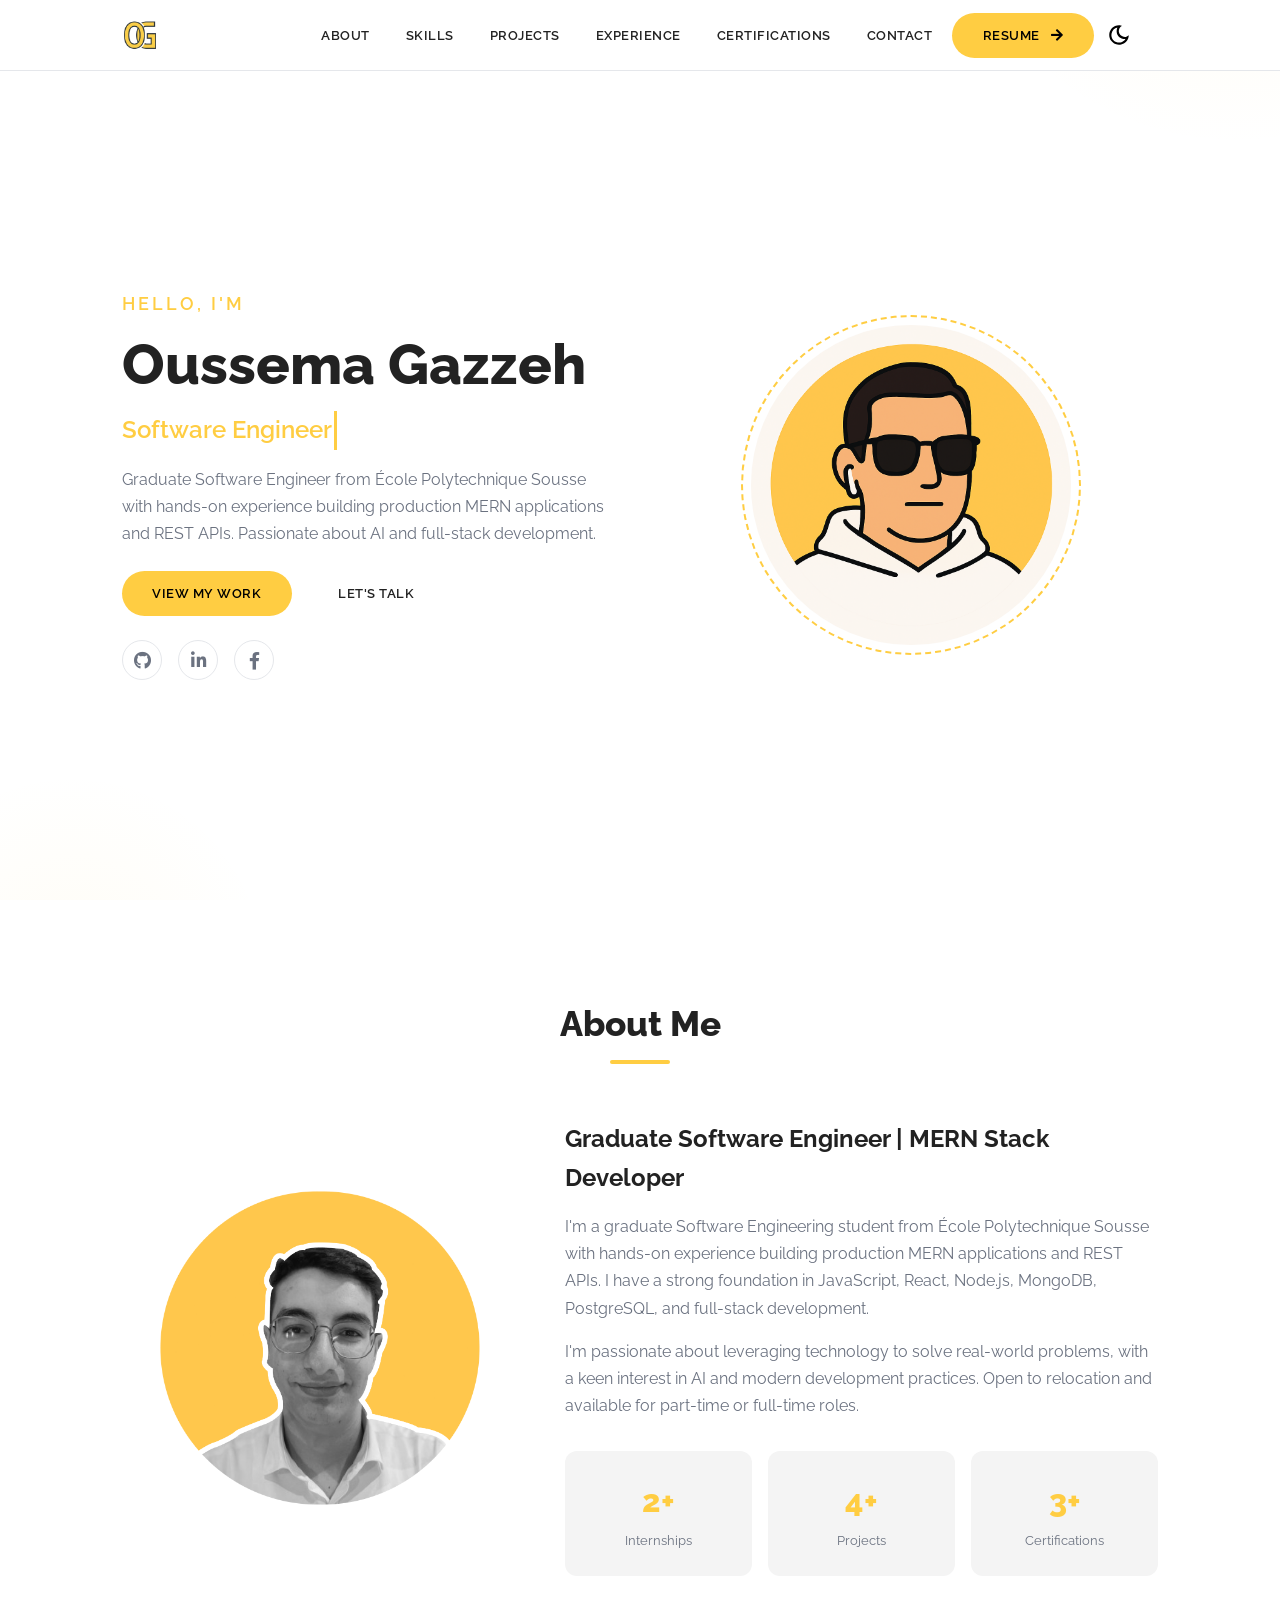
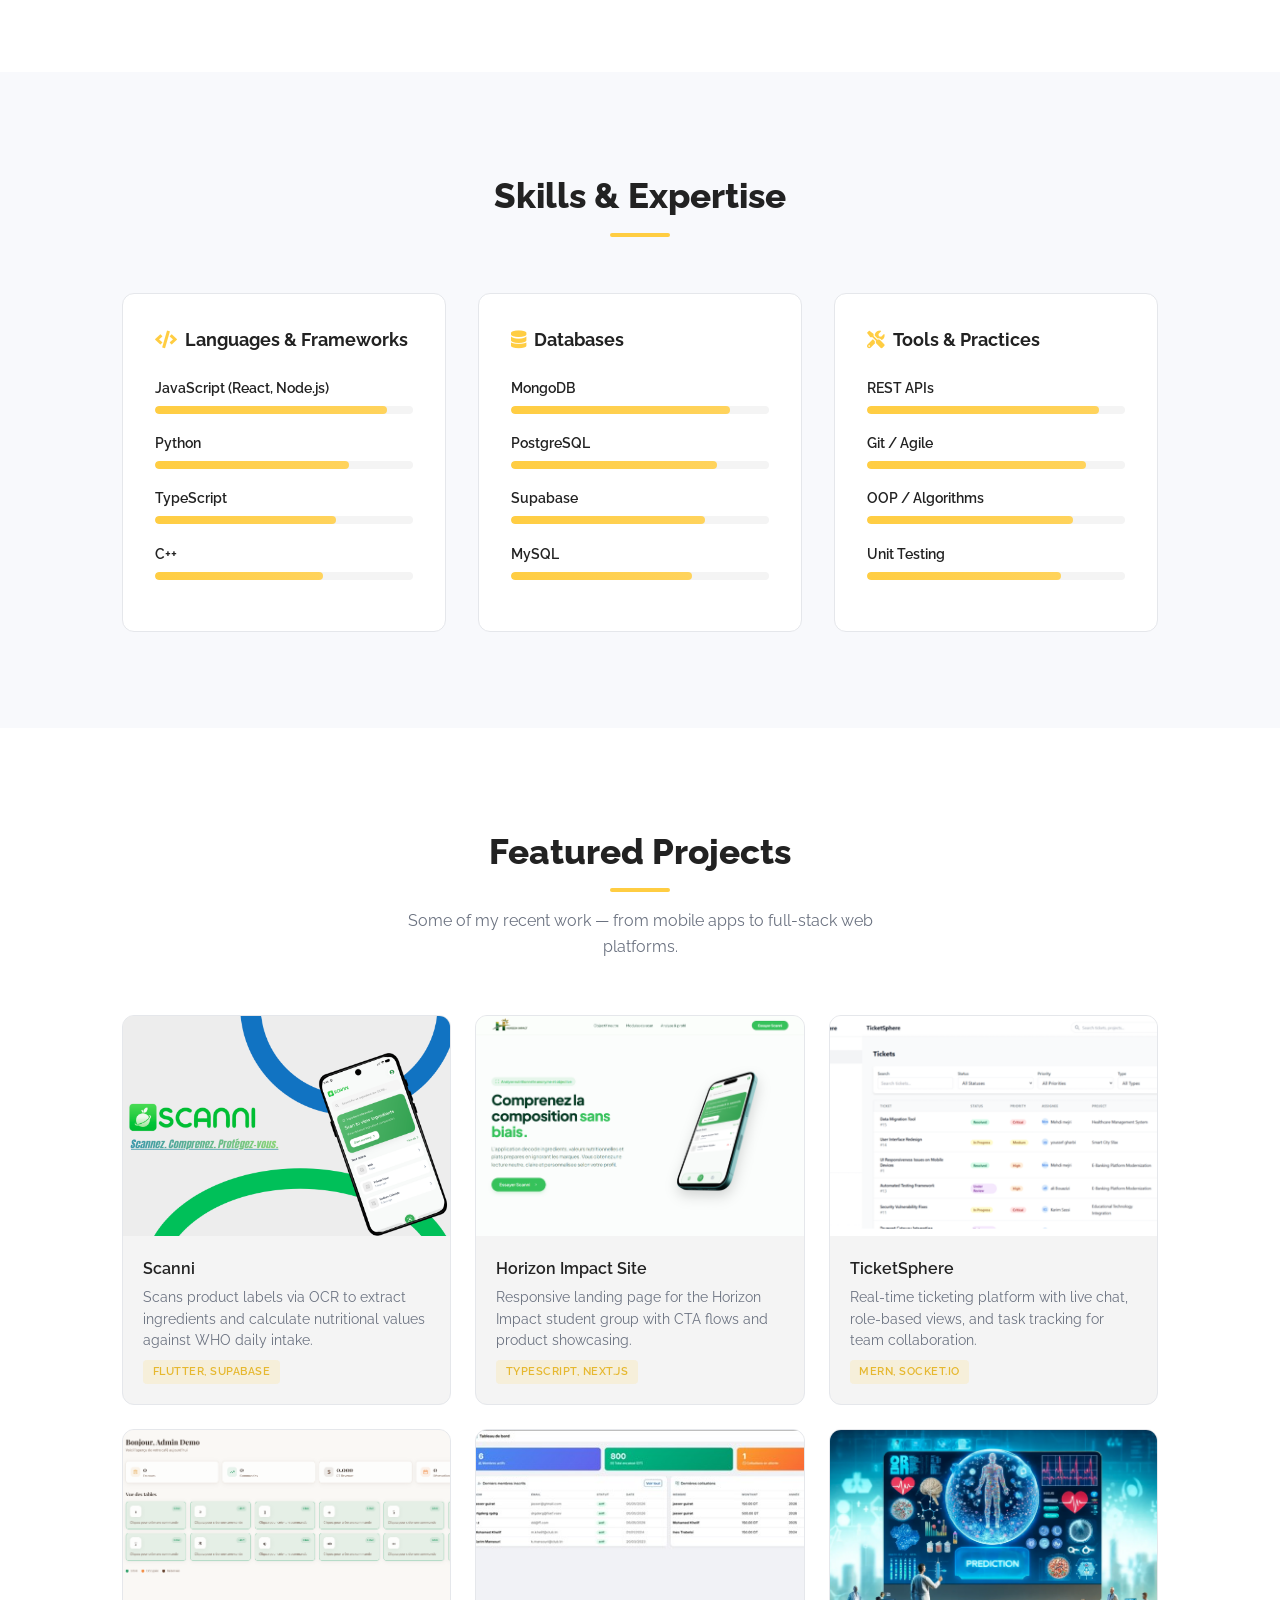
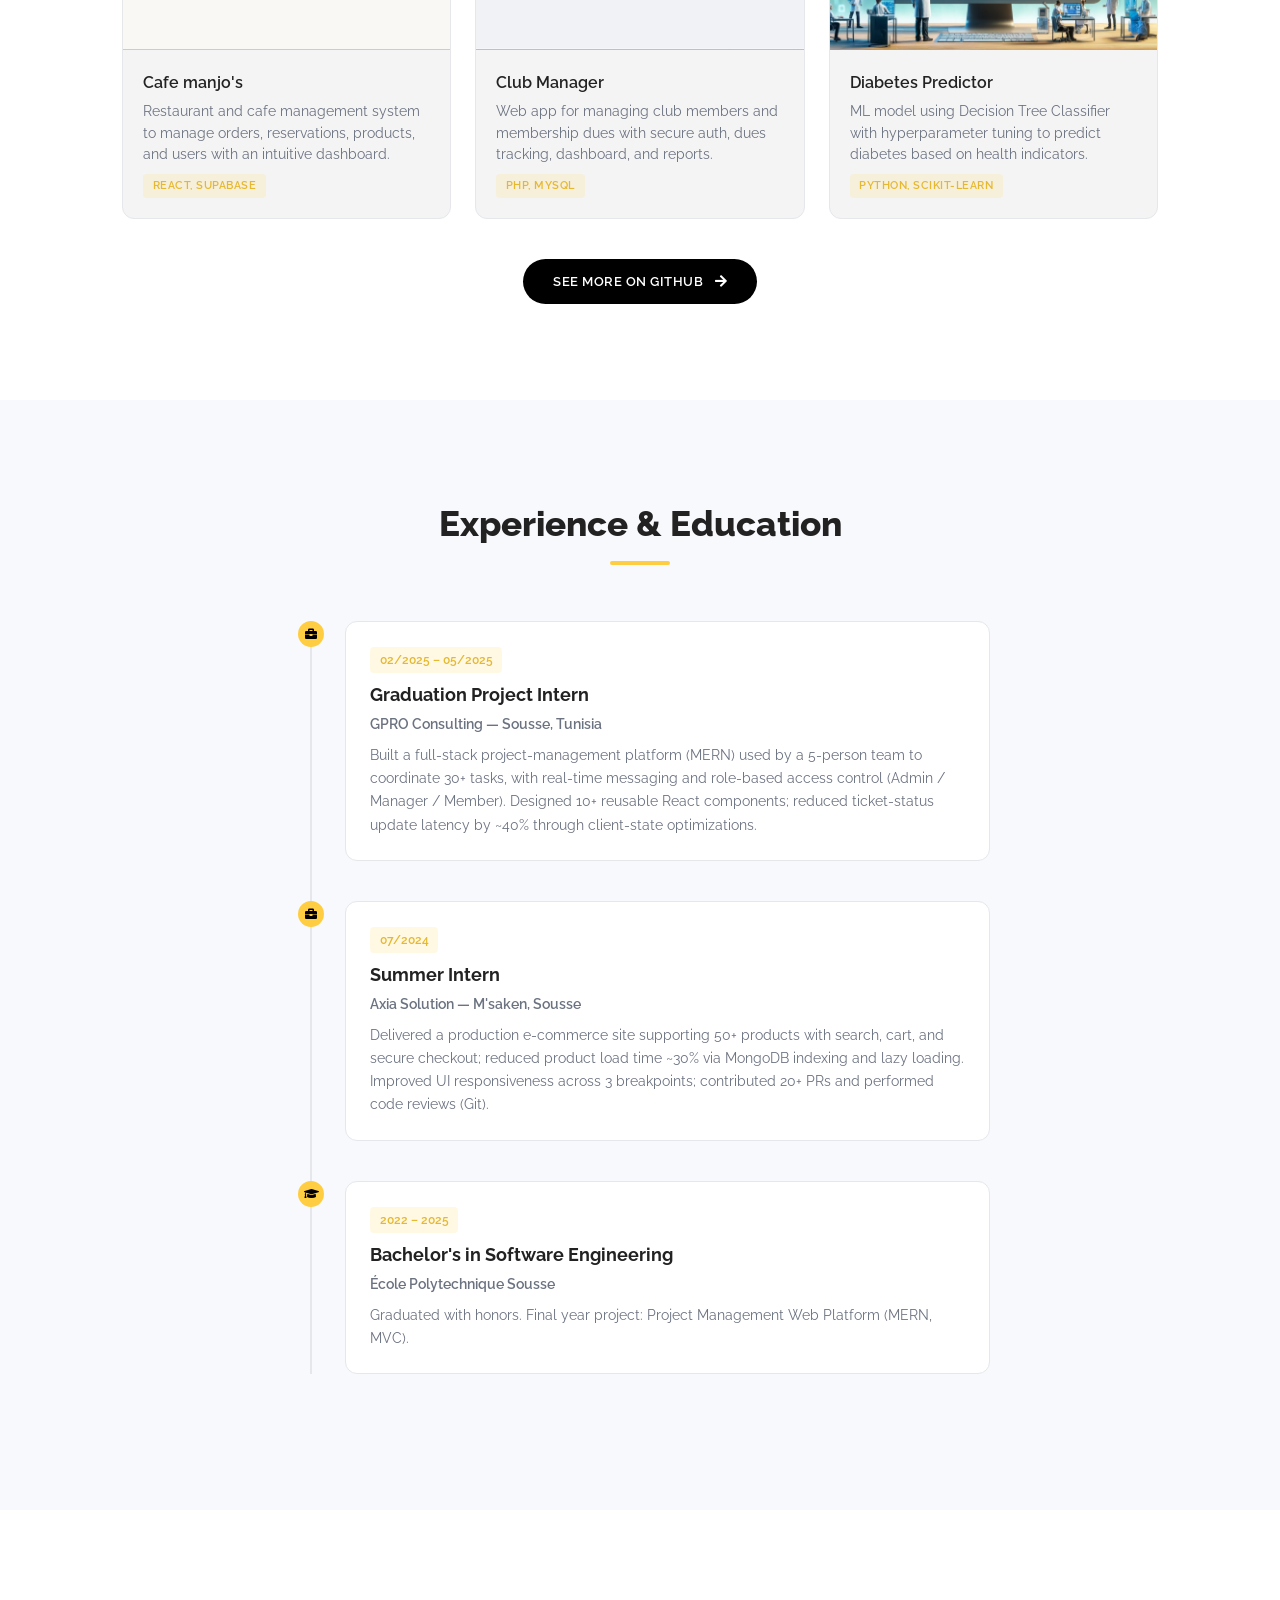
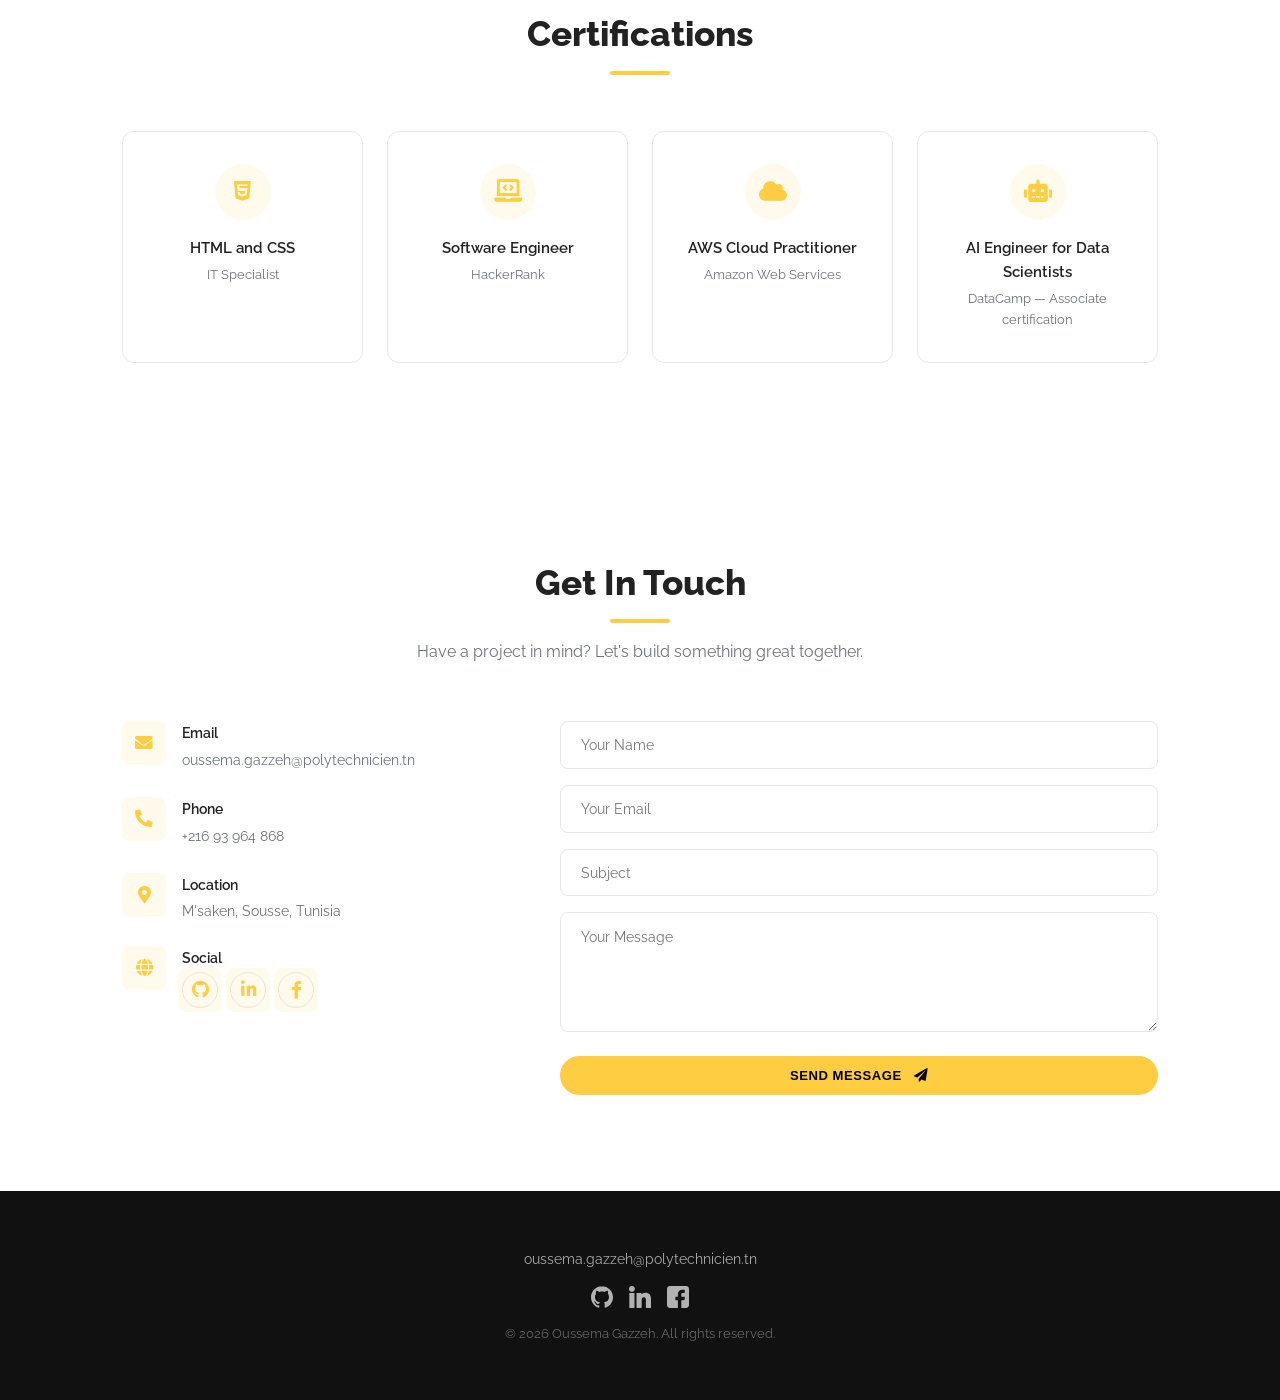
<file: src/index.html>
<!DOCTYPE html>
<html lang="en">
  <head>
    <meta charset="UTF-8" />
    <meta http-equiv="X-UA-Compatible" content="IE=edge" />
    <meta name="viewport" content="width=device-width, initial-scale=1.0" />
    <title>Oussema Gazzeh | Software Engineer</title>
    <meta name="title" content="Oussema Gazzeh | Software Engineer" />
    <meta name="description" content="Graduate Software Engineer from École Polytechnique Sousse. Full-stack MERN developer with experience building production applications and REST APIs." />

    <meta property="og:type" content="website" />
    <meta property="og:url" content="https://oussemagazzeh.github.io" />
    <meta property="og:title" content="Oussema Gazzeh | Software Engineer" />
    <meta property="og:description" content="Graduate Software Engineer from École Polytechnique Sousse. Full-stack MERN developer with experience building production applications and REST APIs." />
    <meta property="og:image" content="assets/profile-image.png" />

    <meta property="twitter:card" content="summary_large_image" />
    <meta property="twitter:url" content="https://oussemagazzeh.github.io" />
    <meta property="twitter:title" content="Oussema Gazzeh | Software Engineer" />
    <meta property="twitter:description" content="Graduate Software Engineer from École Polytechnique Sousse. Full-stack MERN developer with experience building production applications and REST APIs." />
    <meta property="twitter:image" content="assets/profile-image.png" />

    <link rel="apple-touch-icon" sizes="180x180" href="assets/favicon/apple-touch-icon.png" />
    <link rel="icon" type="image/png" sizes="16x16" href="/assets/favicon/favicon-16x16.png" />
    <link rel="icon" type="image/png" sizes="32x32" href="assets/favicon/favicon-32x32.png" />
    <link rel="icon" type="image/png" sizes="192x192" href="assets/favicon/android-chrome-192x192.png" />
    <link rel="icon" type="image/png" sizes="512x512" href="assets/favicon/android-chrome-512x512.png" />
    <link rel="icon" type="image/x-icon" href="assets/favicon/favicon.ico" />
    <link rel="manifest" href="assets/favicon/site.webmanifest" />
    <link rel="stylesheet" href="https://use.fontawesome.com/releases/v5.15.4/css/all.css" integrity="sha384-DyZ88mC6Up2uqS4h/KRgHuoeGwBcD4Ng9SiP4dIRy0EXTlnuz47vAwmeGwVChigm" crossorigin="anonymous" />
    <link rel="stylesheet" href="css/style.css" />
    <link rel="stylesheet" href="css/utilities.css" />
  </head>
  <body>
    <!-- Navbar -->
    <nav class="navbar">
      <div class="container">
        <h1 id="logo">
          <a href="#hero"><img src="./assets/logo.png" alt="Oussema Gazzeh" /></a>
        </h1>
        <ul class="nav-menu">
          <li><a class="nav-link" href="#about">About</a></li>
          <li><a class="nav-link" href="#skills">Skills</a></li>
          <li><a class="nav-link" href="#projects">Projects</a></li>
          <li><a class="nav-link" href="#experience">Experience</a></li>
          <li><a class="nav-link" href="#certifications">Certifications</a></li>
          <li><a class="nav-link" href="#contact">Contact</a></li>
          <li>
              <a class="nav-link btn btn-primary" href="assets/Gazzeh-Oussema-CV.pdf" target="_blank">
              Resume <i class="fas fa-arrow-right"></i>
            </a>
          </li>
          <div class="theme-switch">
            <input type="checkbox" id="switch" />
            <label class="toggle-icons" for="switch">
              <img class="moon" src="assets/moon.svg" alt="dark" />
              <img class="sun" src="assets/sun.svg" alt="light" />
            </label>
          </div>
        </ul>
        <div class="hamburger">
          <span class="bar"></span>
          <span class="bar"></span>
          <span class="bar"></span>
        </div>
      </div>
    </nav>

    <!-- Hero Section -->
    <section id="hero">
      <div class="container header-container">
        <div class="hero-content">
          <div class="hero-text">
            <p class="hero-greeting">Hello, I'm</p>
            <h1 class="hero-name">Oussema Gazzeh</h1>
            <h2 class="hero-title">
              <span class="typed-text"></span><span class="cursor">&nbsp;</span>
            </h2>
            <p class="hero-description">
              Graduate Software Engineer from École Polytechnique Sousse with hands-on experience building production MERN applications and REST APIs. Passionate about AI and full-stack development.
            </p>
            <div class="hero-actions">
              <a href="#projects" class="btn btn-primary">View My Work</a>
              <a href="mailto:oussema.gazzeh@polytechnicien.tn" class="btn btn-outline">Let's Talk</a>
            </div>
            <div class="hero-social">
              <a href="https://github.com/oussemagazzah" target="_blank" aria-label="GitHub"><i class="fab fa-github"></i></a>
              <a href="https://www.linkedin.com/in/oussemagazzeh" target="_blank" aria-label="LinkedIn"><i class="fab fa-linkedin-in"></i></a>
              <a href="https://www.facebook.com/oussema.gazeh/" target="_blank" aria-label="Facebook"><i class="fab fa-facebook-f"></i></a>
            </div>
          </div>
          <div class="hero-image">
            <div class="hero-image-wrapper">
              <img class="profile-image" src="assets/profile-image.png" alt="Oussema Gazzeh" />
              <div class="hero-image-bg"></div>
            </div>
          </div>
        </div>
      </div>
    </section>

    <!-- About Section -->
    <section id="about" class="section">
      <div class="container">
        <div class="section-header">
          <h2>About Me</h2>
          <div class="divider"></div>
        </div>
        <div class="about-content">
          <div class="about-image">
            <img src="assets/Group 1.png" alt="About Oussema" />
          </div>
          <div class="about-text">
            <h3>Graduate Software Engineer | MERN Stack Developer</h3>
            <p>
              I'm a graduate Software Engineering student from École Polytechnique Sousse with hands-on experience 
              building production MERN applications and REST APIs. I have a strong foundation in JavaScript, React, 
              Node.js, MongoDB, PostgreSQL, and full-stack development.
            </p>
            <p>
              I'm passionate about leveraging technology to solve real-world problems, with a keen interest in AI 
              and modern development practices. Open to relocation and available for part-time or full-time roles.
            </p>
            <div class="about-stats">
              <div class="stat">
                <span class="stat-number" data-count="2">0</span>
                <span class="stat-label">Internships</span>
              </div>
              <div class="stat">
                <span class="stat-number" data-count="6">0</span>
                <span class="stat-label">Projects</span>
              </div>
              <div class="stat">
                <span class="stat-number" data-count="4">0</span>
                <span class="stat-label">Certifications</span>
              </div>
            </div>
          </div>
        </div>
      </div>
    </section>

    <!-- Skills Section -->
    <section id="skills" class="section bg-alt">
      <div class="container">
        <div class="section-header">
          <h2>Skills & Expertise</h2>
          <div class="divider"></div>
        </div>
        <div class="skills-content">
          <div class="skill-category">
            <h3><i class="fas fa-code"></i> Languages & Frameworks</h3>
            <div class="skill-bar">
              <span class="skill-name">JavaScript (React, Node.js)</span>
              <div class="skill-track"><div class="skill-fill" data-width="90"></div></div>
            </div>
            <div class="skill-bar">
              <span class="skill-name">Python</span>
              <div class="skill-track"><div class="skill-fill" data-width="75"></div></div>
            </div>
            <div class="skill-bar">
              <span class="skill-name">TypeScript</span>
              <div class="skill-track"><div class="skill-fill" data-width="70"></div></div>
            </div>
            <div class="skill-bar">
              <span class="skill-name">C++</span>
              <div class="skill-track"><div class="skill-fill" data-width="65"></div></div>
            </div>
          </div>
          <div class="skill-category">
            <h3><i class="fas fa-database"></i> Databases</h3>
            <div class="skill-bar">
              <span class="skill-name">MongoDB</span>
              <div class="skill-track"><div class="skill-fill" data-width="85"></div></div>
            </div>
            <div class="skill-bar">
              <span class="skill-name">PostgreSQL</span>
              <div class="skill-track"><div class="skill-fill" data-width="80"></div></div>
            </div>
            <div class="skill-bar">
              <span class="skill-name">Supabase</span>
              <div class="skill-track"><div class="skill-fill" data-width="75"></div></div>
            </div>
            <div class="skill-bar">
              <span class="skill-name">MySQL</span>
              <div class="skill-track"><div class="skill-fill" data-width="70"></div></div>
            </div>
          </div>
          <div class="skill-category">
            <h3><i class="fas fa-tools"></i> Tools & Practices</h3>
            <div class="skill-bar">
              <span class="skill-name">REST APIs</span>
              <div class="skill-track"><div class="skill-fill" data-width="90"></div></div>
            </div>
            <div class="skill-bar">
              <span class="skill-name">Git / Agile</span>
              <div class="skill-track"><div class="skill-fill" data-width="85"></div></div>
            </div>
            <div class="skill-bar">
              <span class="skill-name">OOP / Algorithms</span>
              <div class="skill-track"><div class="skill-fill" data-width="80"></div></div>
            </div>
            <div class="skill-bar">
              <span class="skill-name">Unit Testing</span>
              <div class="skill-track"><div class="skill-fill" data-width="75"></div></div>
            </div>
          </div>
        </div>
      </div>
    </section>

    <!-- Projects Section -->
    <section id="projects" class="section">
      <div class="container">
        <div class="section-header">
          <h2>Featured Projects</h2>
          <div class="divider"></div>
          <p>Some of my recent work — from mobile apps to full-stack web platforms.</p>
        </div>
        <div class="project-grid">
          <div class="project-card">
            <div class="project-thumb" style="background-image: url(assets/project/Scanni.png);">
              <div class="project-overlay">
                <div class="project-links">
                  <a href="#" target="_blank"><i class="fab fa-github"></i></a>
                  <a href="#" target="_blank"><i class="fas fa-external-link-alt"></i></a>
                </div>
              </div>
            </div>
            <div class="project-details">
              <h3>Scanni</h3>
              <p>Scans product labels via OCR to extract ingredients and calculate nutritional values against WHO daily intake.</p>
              <span class="project-badge">Flutter, Supabase</span>
            </div>
          </div>
          <div class="project-card">
            <div class="project-thumb" style="background-image: url(assets/project/horizon-impact.png);">
              <div class="project-overlay">
                <div class="project-links">
                  <a href="https://github.com/oussemagazzah/horizon-impact-site" target="_blank"><i class="fab fa-github"></i></a>
                  <a href="https://horizon-impact-site.vercel.app" target="_blank"><i class="fas fa-external-link-alt"></i></a>
                </div>
              </div>
            </div>
            <div class="project-details">
              <h3>Horizon Impact Site</h3>
              <p>Responsive landing page for the Horizon Impact student group with CTA flows and product showcasing.</p>
              <span class="project-badge">TypeScript, Next.js</span>
            </div>
          </div>
          <div class="project-card">
            <div class="project-thumb" style="background-image: url(assets/project/ticketsphere.png);">
              <div class="project-overlay">
                <div class="project-links">
                  <a href="#" target="_blank"><i class="fab fa-github"></i></a>
                  <a href="#" target="_blank"><i class="fas fa-external-link-alt"></i></a>
                </div>
              </div>
            </div>
            <div class="project-details">
              <h3>TicketSphere</h3>
              <p>Real-time ticketing platform with live chat, role-based views, and task tracking for team collaboration.</p>
              <span class="project-badge">MERN, Socket.io</span>
            </div>
          </div>
          <div class="project-card">
            <div class="project-thumb" style="background-image: url(assets/project/cafe-manjo.png);">
              <div class="project-overlay">
                <div class="project-links">
                  <a href="https://github.com/oussemagazzah/cafe-manjo-s" target="_blank"><i class="fab fa-github"></i></a>
                  <a href="https://oussemagazzah.github.io/cafe-manjo-s/" target="_blank"><i class="fas fa-external-link-alt"></i></a>
                </div>
              </div>
            </div>
            <div class="project-details">
              <h3>Cafe manjo's</h3>
              <p>Restaurant and cafe management system to manage orders, reservations, products, and users with an intuitive dashboard.</p>
              <span class="project-badge">React, Supabase</span>
            </div>
          </div>
          <div class="project-card">
            <div class="project-thumb" style="background-image: url(assets/project/club-manager.jpg);">
              <div class="project-overlay">
                <div class="project-links">
                  <a href="https://github.com/oussemagazzah/club_manager" target="_blank"><i class="fab fa-github"></i></a>
                  <a href="#" target="_blank"><i class="fas fa-external-link-alt"></i></a>
                </div>
              </div>
            </div>
            <div class="project-details">
              <h3>Club Manager</h3>
              <p>Web app for managing club members and membership dues with secure auth, dues tracking, dashboard, and reports.</p>
              <span class="project-badge">PHP, MySQL</span>
            </div>
          </div>
          <div class="project-card">
            <div class="project-thumb" style="background-image: url(assets/project/Diabetes-Predictor.png);">
              <div class="project-overlay">
                <div class="project-links">
                  <a href="https://github.com/oussemagazzah/IA-Diabetes-Predictor" target="_blank"><i class="fab fa-github"></i></a>
                  <a href="#" target="_blank"><i class="fas fa-external-link-alt"></i></a>
                </div>
              </div>
            </div>
            <div class="project-details">
              <h3>Diabetes Predictor</h3>
              <p>ML model using Decision Tree Classifier with hyperparameter tuning to predict diabetes based on health indicators.</p>
              <span class="project-badge">Python, scikit-learn</span>
            </div>
          </div>
        </div>
        <div class="section-footer">
          <a href="https://github.com/oussemagazzah" target="_blank" class="btn btn-secondary">
            See More on GitHub <i class="fas fa-arrow-right"></i>
          </a>
        </div>
      </div>
    </section>

    <!-- Experience Section -->
    <section id="experience" class="section bg-alt">
      <div class="container">
        <div class="section-header">
          <h2>Experience & Education</h2>
          <div class="divider"></div>
        </div>
        <div class="timeline">
          <div class="timeline-item">
            <div class="timeline-icon"><i class="fas fa-briefcase"></i></div>
            <div class="timeline-content">
              <span class="timeline-date">02/2025 – 05/2025</span>
              <h3>Graduation Project Intern</h3>
              <h4>GPRO Consulting — Sousse, Tunisia</h4>
              <p>Built a full-stack project-management platform (MERN) used by a 5-person team to coordinate 30+ tasks, with real-time messaging and role-based access control (Admin / Manager / Member). Designed 10+ reusable React components; reduced ticket-status update latency by ~40% through client-state optimizations.</p>
            </div>
          </div>
          <div class="timeline-item">
            <div class="timeline-icon"><i class="fas fa-briefcase"></i></div>
            <div class="timeline-content">
              <span class="timeline-date">07/2024</span>
              <h3>Summer Intern</h3>
              <h4>Axia Solution — M'saken, Sousse</h4>
              <p>Delivered a production e-commerce site supporting 50+ products with search, cart, and secure checkout; reduced product load time ~30% via MongoDB indexing and lazy loading. Improved UI responsiveness across 3 breakpoints; contributed 20+ PRs and performed code reviews (Git).</p>
            </div>
          </div>
          <div class="timeline-item">
            <div class="timeline-icon"><i class="fas fa-graduation-cap"></i></div>
            <div class="timeline-content">
              <span class="timeline-date">2022 – 2025</span>
              <h3>Bachelor's in Software Engineering</h3>
              <h4>École Polytechnique Sousse</h4>
              <p>Graduated with honors. Final year project: Project Management Web Platform (MERN, MVC).</p>
            </div>
          </div>
        </div>
      </div>
    </section>

    <!-- Certifications Section -->
    <section id="certifications" class="section">
      <div class="container">
        <div class="section-header">
          <h2>Certifications</h2>
          <div class="divider"></div>
        </div>
        <div class="cert-grid">
          <div class="cert-card">
            <div class="cert-icon"><i class="fab fa-html5"></i></div>
            <h3>HTML and CSS</h3>
            <p>IT Specialist</p>
          </div>
          <div class="cert-card">
            <div class="cert-icon"><i class="fas fa-laptop-code"></i></div>
            <h3>Software Engineer</h3>
            <p>HackerRank</p>
          </div>
          <div class="cert-card">
            <div class="cert-icon"><i class="fas fa-cloud"></i></div>
            <h3>AWS Cloud Practitioner</h3>
            <p>Amazon Web Services</p>
          </div>
          <div class="cert-card">
            <div class="cert-icon"><i class="fas fa-robot"></i></div>
            <h3>AI Engineer for Data Scientists</h3>
            <p>DataCamp — Associate certification</p>
          </div>
        </div>
      </div>
    </section>

    <!-- Contact Section -->
    <section id="contact" class="section">
      <div class="container">
        <div class="section-header">
          <h2>Get In Touch</h2>
          <div class="divider"></div>
          <p>Have a project in mind? Let's build something great together.</p>
        </div>
        <div class="contact-content">
          <div class="contact-info">
            <div class="contact-item">
              <i class="fas fa-envelope"></i>
              <div>
                <h4>Email</h4>
                <a href="mailto:oussema.gazzeh@polytechnicien.tn">oussema.gazzeh@polytechnicien.tn</a>
              </div>
            </div>
            <div class="contact-item">
              <i class="fas fa-phone-alt"></i>
              <div>
                <h4>Phone</h4>
                <a href="tel:+21693964868">+216 93 964 868</a>
              </div>
            </div>
            <div class="contact-item">
              <i class="fas fa-map-marker-alt"></i>
              <div>
                <h4>Location</h4>
                <p>M'saken, Sousse, Tunisia</p>
              </div>
            </div>
            <div class="contact-item">
              <i class="fas fa-globe"></i>
              <div>
                <h4>Social</h4>
                <div class="contact-social">
                  <a href="https://github.com/oussemagazzah" target="_blank"><i class="fab fa-github"></i></a>
                  <a href="https://www.linkedin.com/in/oussemagazzeh" target="_blank"><i class="fab fa-linkedin-in"></i></a>
                  <a href="https://www.facebook.com/oussema.gazeh/" target="_blank"><i class="fab fa-facebook-f"></i></a>
                </div>
              </div>
            </div>
          </div>
          <form class="contact-form" id="contactForm">
            <div class="form-group">
              <input type="text" id="name" placeholder="Your Name" required />
            </div>
            <div class="form-group">
              <input type="email" id="email" placeholder="Your Email" required />
            </div>
            <div class="form-group">
              <input type="text" id="subject" placeholder="Subject" />
            </div>
            <div class="form-group">
              <textarea id="message" rows="5" placeholder="Your Message" required></textarea>
            </div>
            <button type="submit" class="btn btn-primary btn-block">
              Send Message <i class="fas fa-paper-plane"></i>
            </button>
          </form>
        </div>
      </div>
    </section>

    <!-- Footer -->
    <footer id="footer">
      <div class="container">
        <div class="footer-content">
          <a href="mailto:oussema.gazzeh@polytechnicien.tn" class="footer-email">oussema.gazzeh@polytechnicien.tn</a>
          <div class="footer-social">
            <a href="https://github.com/oussemagazzah" target="_blank"><img src="./assets/github-icon.svg" alt="GitHub" /></a>
            <a href="https://www.linkedin.com/in/oussemagazzeh" target="_blank"><img src="./assets/linkedin-icon.svg" alt="LinkedIn" /></a>
            <a href="https://www.facebook.com/oussema.gazeh/" target="_blank"><img src="./assets/facebook-icon.svg" alt="Facebook" /></a>
          </div>
          <p>&copy; <span id="datee"></span> Oussema Gazzeh. All rights reserved.</p>
        </div>
      </div>
    </footer>

    <script src="js/script.js"></script>
  </body>
</html>
</file>
<file: src/css/style.css>
@import url(https://fonts.googleapis.com/css?family=Raleway:100,200,300,regular,500,600,700,800,900,100italic,200italic,300italic,italic,500italic,600italic,700italic,800italic,900italic);

:root {
  --primary-color: #ffcd42;
  --primary-dark: #e6b830;
  --secondary-color: #ffd35c;
  --bg-primary: #ffffff;
  --bg-alt: #f8f9fc;
  --text-color: #222222;
  --text-muted: #6b7280;
  --text-color-two: #ffffff;
  --bg-secondary: #000000;
  --card-background: #f4f4f4;
  --bg-secondary-two: #111111;
  --border-color: #e5e7eb;
  --shadow: 0 10px 40px rgba(0, 0, 0, 0.08);
  --shadow-lg: 0 20px 60px rgba(0, 0, 0, 0.12);
  --weight-small: 400;
  --weight-semibold: 600;
  --weight-bold: 800;
  --width-small: 600px;
  --width-medium: 1100px;
  --width-large: 1300px;
  --transition: 0.3s ease;
  --radius: 12px;
  --radius-sm: 8px;
}

[data-theme="dark"] {
  --primary-color: #ffcd42;
  --primary-dark: #f0c240;
  --secondary-color: #ffd35c;
  --bg-primary: #0a0a0a;
  --bg-alt: #111111;
  --text-color: #f0f0f0;
  --text-muted: #9ca3af;
  --text-color-two: #222222;
  --bg-secondary: #ffffff;
  --card-background: #1a1a1a;
  --bg-secondary-two: #f4f4f4;
  --border-color: #2a2a2a;
  --shadow: 0 2px 10px rgba(0, 0, 0, 0.3);
  --shadow-lg: 0 10px 30px rgba(0, 0, 0, 0.4);
}

html { font-size: 100%; scroll-behavior: smooth; }

* { margin: 0; padding: 0; box-sizing: border-box; }

ul { list-style: none; }

a { text-decoration: none; color: var(--text-color); transition: var(--transition); }

a:hover { color: var(--primary-color); }

img { max-width: 100%; height: auto; display: block; }

body {
  background: var(--bg-primary);
  color: var(--text-color);
  font-family: "Raleway", sans-serif;
  line-height: 1.6;
  overflow-x: hidden;
  -webkit-text-size-adjust: 100%;
}

/* Navbar */
.navbar {
  position: fixed;
  top: 0;
  left: 0;
  right: 0;
  z-index: 1000;
  background: var(--bg-primary);
  border-bottom: 1px solid var(--border-color);
  transition: var(--transition);
}

.navbar.scrolled {
  box-shadow: var(--shadow);
  backdrop-filter: blur(10px);
  background: rgba(255, 255, 255, 0.95);
}

[data-theme="dark"] .navbar.scrolled {
  background: rgba(10, 10, 10, 0.95);
}

.navbar .container {
  display: flex;
  align-items: center;
  justify-content: space-between;
  height: 70px;
}

.navbar #logo img {
  width: 36px;
  transition: var(--transition);
}

.navbar #logo img:hover {
  transform: scale(1.1);
}

.nav-menu {
  display: flex;
  align-items: center;
  gap: 0.25rem;
}

.nav-link {
  padding: 0.5rem 1rem;
  font-size: 0.8rem;
  font-weight: var(--weight-semibold);
  text-transform: uppercase;
  letter-spacing: 0.5px;
  border-radius: var(--radius-sm);
  transition: var(--transition);
}

.nav-link:hover {
  background: var(--card-background);
  color: var(--primary-color);
}

.theme-switch {
  display: flex;
  align-items: center;
  margin-left: 0.5rem;
}

/* Hero Section */
#hero {
  min-height: 100vh;
  display: flex;
  align-items: center;
  padding-top: 70px;
  position: relative;
  overflow: hidden;
}

#hero::before {
  content: '';
  position: absolute;
  top: -50%;
  right: -20%;
  width: 600px;
  height: 600px;
  background: radial-gradient(circle, rgba(255, 205, 66, 0.08) 0%, transparent 70%);
  border-radius: 50%;
  pointer-events: none;
}

#hero::after {
  content: '';
  position: absolute;
  bottom: -30%;
  left: -10%;
  width: 400px;
  height: 400px;
  background: radial-gradient(circle, rgba(255, 205, 66, 0.05) 0%, transparent 70%);
  border-radius: 50%;
  pointer-events: none;
}

.hero-content {
  display: grid;
  grid-template-columns: 1fr 1fr;
  gap: 3rem;
  align-items: center;
  width: 100%;
}

.hero-text {
  display: flex;
  flex-direction: column;
  gap: 1rem;
}

.hero-greeting {
  font-size: 1.1rem;
  color: var(--primary-color);
  font-weight: var(--weight-semibold);
  text-transform: uppercase;
  letter-spacing: 3px;
}

.hero-name {
  font-size: 3.5rem;
  font-weight: var(--weight-bold);
  line-height: 1.1;
  color: var(--text-color);
}

.hero-title {
  font-size: 1.5rem;
  font-weight: var(--weight-semibold);
  color: var(--text-muted);
  min-height: 2rem;
}

.typed-text {
  color: var(--primary-color);
}

.cursor {
  display: inline-block;
  width: 3px;
  background: var(--primary-color);
  animation: blink 0.7s infinite;
  margin-left: 2px;
}

@keyframes blink {
  0%, 50% { opacity: 1; }
  51%, 100% { opacity: 0; }
}

.hero-description {
  font-size: 1rem;
  color: var(--text-muted);
  max-width: 500px;
  line-height: 1.7;
}

.hero-actions {
  display: flex;
  gap: 1rem;
  margin-top: 0.5rem;
}

.btn-outline {
  background: transparent;
  border: 2px solid var(--primary-color);
  color: var(--text-color);
}

.btn-outline:hover {
  background: var(--primary-color);
  color: #000;
  transform: translateY(-2px);
}

.hero-social {
  display: flex;
  gap: 1rem;
  margin-top: 0.5rem;
}

.hero-social a {
  width: 40px;
  height: 40px;
  display: flex;
  align-items: center;
  justify-content: center;
  border-radius: 50%;
  border: 1px solid var(--border-color);
  color: var(--text-muted);
  font-size: 1.1rem;
  transition: var(--transition);
}

.hero-social a:hover {
  border-color: var(--primary-color);
  color: var(--primary-color);
  background: rgba(255, 205, 66, 0.1);
  transform: translateY(-3px);
}

.hero-image {
  display: flex;
  justify-content: center;
  align-items: center;
}

.hero-image-wrapper {
  position: relative;
  width: 320px;
  height: 320px;
}

.profile-image {
  width: 100%;
  height: 100%;
  object-fit: cover;
  border-radius: 50%;
  position: relative;
  z-index: 2;
  animation: float 3s ease-in-out infinite;
}

@keyframes float {
  0%, 100% { transform: translateY(0px); }
  50% { transform: translateY(-12px); }
}

.hero-image-bg {
  position: absolute;
  top: -10px;
  left: -10px;
  right: -10px;
  bottom: -10px;
  border-radius: 50%;
  border: 2px dashed var(--primary-color);
  animation: spin 20s linear infinite;
  z-index: 1;
}

@keyframes spin {
  from { transform: rotate(0deg); }
  to { transform: rotate(360deg); }
}

/* Sections */
.section {
  padding: 5rem 0;
}

.bg-alt {
  background: var(--bg-alt);
}

.section-header {
  text-align: center;
  margin-bottom: 3.5rem;
}

.section-header h2 {
  font-size: 2.2rem;
  font-weight: var(--weight-bold);
  margin-bottom: 0.5rem;
}

.section-header p {
  color: var(--text-muted);
  max-width: 500px;
  margin: 1rem auto 0;
}

.divider {
  width: 60px;
  height: 4px;
  background: var(--primary-color);
  margin: 0.5rem auto;
  border-radius: 2px;
}

/* About */
.about-content {
  display: grid;
  grid-template-columns: 1fr 1.5fr;
  gap: 3rem;
  align-items: center;
}

.about-image {
  display: flex;
  justify-content: center;
  align-items: center;
}

.about-image img {
  width: 100%;
  max-width: 320px;
  border-radius: var(--radius);
  object-fit: cover;
}

.about-text h3 {
  font-size: 1.5rem;
  margin-bottom: 1rem;
  color: var(--text-color);
}

.about-text p {
  color: var(--text-muted);
  margin-bottom: 1rem;
  line-height: 1.7;
}

.about-stats {
  display: grid;
  grid-template-columns: repeat(3, 1fr);
  gap: 1rem;
  margin-top: 2rem;
}

.stat {
  text-align: center;
  padding: 1.5rem 1rem;
  background: var(--card-background);
  border-radius: var(--radius);
  transition: var(--transition);
}

.stat:hover {
  transform: translateY(-4px);
  box-shadow: var(--shadow);
}

.stat-number {
  display: block;
  font-size: 2rem;
  font-weight: var(--weight-bold);
  color: var(--primary-color);
}

.stat-label {
  font-size: 0.8rem;
  color: var(--text-muted);
  margin-top: 0.25rem;
}

/* Skills */
.skills-content {
  display: grid;
  grid-template-columns: repeat(3, 1fr);
  gap: 2rem;
}

.skill-category {
  background: var(--bg-primary);
  padding: 2rem;
  border-radius: var(--radius);
  border: 1px solid var(--border-color);
  transition: var(--transition);
}

.skill-category:hover {
  box-shadow: var(--shadow);
  transform: translateY(-4px);
}

.skill-category h3 {
  font-size: 1.1rem;
  margin-bottom: 1.5rem;
  display: flex;
  align-items: center;
  gap: 0.5rem;
}

.skill-category h3 i {
  color: var(--primary-color);
}

.skill-bar {
  margin-bottom: 1.2rem;
}

.skill-name {
  display: block;
  font-size: 0.85rem;
  font-weight: var(--weight-semibold);
  margin-bottom: 0.4rem;
}

.skill-track {
  height: 8px;
  background: var(--card-background);
  border-radius: 4px;
  overflow: hidden;
}

.skill-fill {
  height: 100%;
  background: linear-gradient(90deg, var(--primary-color), var(--secondary-color));
  border-radius: 4px;
  width: 0;
  transition: width 1s ease;
}

/* Projects */
.project-grid {
  display: grid;
  grid-template-columns: repeat(3, 1fr);
  gap: 1.5rem;
}

.project-card {
  background: var(--card-background);
  border-radius: var(--radius);
  overflow: hidden;
  transition: var(--transition);
  border: 1px solid var(--border-color);
}

.project-card:hover {
  transform: translateY(-6px);
  box-shadow: var(--shadow-lg);
}

.project-thumb {
  height: 220px;
  background-size: cover;
  background-position: center;
  position: relative;
}

.project-overlay {
  position: absolute;
  inset: 0;
  background: rgba(0, 0, 0, 0.7);
  display: flex;
  align-items: center;
  justify-content: center;
  opacity: 0;
  transition: var(--transition);
}

.project-card:hover .project-overlay {
  opacity: 1;
}

.project-links {
  display: flex;
  gap: 1rem;
}

.project-links a {
  width: 45px;
  height: 45px;
  display: flex;
  align-items: center;
  justify-content: center;
  border-radius: 50%;
  background: rgba(255, 255, 255, 0.15);
  color: white;
  font-size: 1.2rem;
  transition: var(--transition);
}

.project-links a:hover {
  background: var(--primary-color);
  color: #000;
  transform: scale(1.1);
}

.project-details {
  padding: 1.25rem;
}

.project-details h3 {
  font-size: 1rem;
  font-weight: var(--weight-semibold);
  margin-bottom: 0.3rem;
}

.project-details p {
  font-size: 0.85rem;
  color: var(--text-muted);
}

.project-badge {
  display: inline-block;
  margin-top: 0.5rem;
  padding: 0.2rem 0.6rem;
  font-size: 0.7rem;
  text-transform: uppercase;
  letter-spacing: 0.5px;
  background: rgba(255, 205, 66, 0.15);
  color: var(--primary-dark);
  border-radius: 4px;
  font-weight: var(--weight-semibold);
}

.section-footer {
  text-align: center;
  margin-top: 2.5rem;
}

/* Timeline / Experience */
.timeline {
  position: relative;
  max-width: 700px;
  margin: 0 auto;
}

.timeline::before {
  content: '';
  position: absolute;
  left: 20px;
  top: 0;
  bottom: 0;
  width: 2px;
  background: var(--border-color);
}

.timeline-item {
  position: relative;
  padding-left: 55px;
  margin-bottom: 2.5rem;
}

.timeline-icon {
  position: absolute;
  left: 8px;
  top: 0;
  width: 26px;
  height: 26px;
  background: var(--primary-color);
  border-radius: 50%;
  display: flex;
  align-items: center;
  justify-content: center;
  font-size: 0.75rem;
  color: #000;
  z-index: 2;
}

.timeline-content {
  background: var(--bg-primary);
  padding: 1.5rem;
  border-radius: var(--radius);
  border: 1px solid var(--border-color);
  transition: var(--transition);
}

.timeline-content:hover {
  box-shadow: var(--shadow);
  transform: translateX(4px);
}

.timeline-date {
  display: inline-block;
  padding: 0.2rem 0.6rem;
  font-size: 0.75rem;
  font-weight: var(--weight-semibold);
  background: rgba(255, 205, 66, 0.15);
  color: var(--primary-dark);
  border-radius: 4px;
  margin-bottom: 0.5rem;
}

.timeline-content h3 {
  font-size: 1.1rem;
  margin-bottom: 0.2rem;
}

.timeline-content h4 {
  font-size: 0.9rem;
  color: var(--text-muted);
  font-weight: var(--weight-semibold);
  margin-bottom: 0.5rem;
}

.timeline-content p {
  font-size: 0.9rem;
  color: var(--text-muted);
  line-height: 1.6;
}

/* Certifications */
.cert-grid {
  display: grid;
  grid-template-columns: repeat(4, 1fr);
  gap: 1.5rem;
}

.cert-card {
  background: var(--bg-primary);
  padding: 2rem 1.5rem;
  border-radius: var(--radius);
  border: 1px solid var(--border-color);
  text-align: center;
  transition: var(--transition);
}

.cert-card:hover {
  transform: translateY(-6px);
  box-shadow: var(--shadow-lg);
}

.cert-icon {
  width: 56px;
  height: 56px;
  margin: 0 auto 1rem;
  display: flex;
  align-items: center;
  justify-content: center;
  background: rgba(255, 205, 66, 0.1);
  border-radius: 50%;
  font-size: 1.4rem;
  color: var(--primary-color);
}

.cert-card h3 {
  font-size: 0.95rem;
  font-weight: var(--weight-semibold);
  margin-bottom: 0.3rem;
}

.cert-card p {
  font-size: 0.8rem;
  color: var(--text-muted);
}

/* Contact */
.contact-content {
  display: grid;
  grid-template-columns: 1fr 1.5fr;
  gap: 2.5rem;
}

.contact-info {
  display: flex;
  flex-direction: column;
  gap: 1.5rem;
}

.contact-item {
  display: flex;
  gap: 1rem;
  align-items: flex-start;
}

.contact-item i {
  width: 44px;
  height: 44px;
  display: flex;
  align-items: center;
  justify-content: center;
  background: rgba(255, 205, 66, 0.1);
  color: var(--primary-color);
  border-radius: var(--radius-sm);
  font-size: 1.1rem;
  flex-shrink: 0;
}

.contact-item h4 {
  font-size: 0.9rem;
  font-weight: var(--weight-semibold);
  margin-bottom: 0.2rem;
}

.contact-item p,
.contact-item a {
  font-size: 0.9rem;
  color: var(--text-muted);
}

.contact-item a:hover {
  color: var(--primary-color);
}

.contact-social {
  display: flex;
  gap: 0.75rem;
}

.contact-social a {
  width: 36px;
  height: 36px;
  display: flex;
  align-items: center;
  justify-content: center;
  border-radius: 50%;
  border: 1px solid var(--border-color);
  color: var(--text-muted);
  transition: var(--transition);
}

.contact-social a:hover {
  border-color: var(--primary-color);
  color: var(--primary-color);
  background: rgba(255, 205, 66, 0.1);
}

.contact-form {
  display: flex;
  flex-direction: column;
  gap: 1rem;
}

.form-group input,
.form-group textarea {
  width: 100%;
  padding: 0.9rem 1.2rem;
  border: 1px solid var(--border-color);
  border-radius: var(--radius-sm);
  background: var(--bg-primary);
  color: var(--text-color);
  font-family: "Raleway", sans-serif;
  font-size: 0.9rem;
  transition: var(--transition);
  outline: none;
}

.form-group input:focus,
.form-group textarea:focus {
  border-color: var(--primary-color);
  box-shadow: 0 0 0 3px rgba(255, 205, 66, 0.1);
}

.form-group textarea {
  resize: vertical;
  min-height: 120px;
}

.btn-block {
  width: 100%;
  text-align: center;
}

.form-message {
  padding: 0.75rem 1rem;
  border-radius: var(--radius-sm);
  font-size: 0.85rem;
  font-weight: var(--weight-semibold);
  text-align: center;
  animation: fadeIn 0.3s ease;
}

.form-message--error {
  background: rgba(239, 68, 68, 0.1);
  color: #ef4444;
  border: 1px solid rgba(239, 68, 68, 0.2);
}

.form-message--success {
  background: rgba(34, 197, 94, 0.1);
  color: #22c55e;
  border: 1px solid rgba(34, 197, 94, 0.2);
}

@keyframes fadeIn {
  from { opacity: 0; transform: translateY(-8px); }
  to { opacity: 1; transform: translateY(0); }
}

/* Footer */
#footer {
  background: #111111;
  padding: 2.5rem 0;
}

.footer-content {
  display: flex;
  flex-direction: column;
  align-items: center;
  gap: 1rem;
  color: #ffffff;
  text-align: center;
}

.footer-email {
  font-size: 0.9rem;
  color: #aaa !important;
  transition: var(--transition);
}

.footer-email:hover {
  color: var(--primary-color) !important;
}

.footer-social {
  display: flex;
  gap: 1rem;
}

.footer-social a {
  transition: var(--transition);
}

.footer-social a:hover {
  opacity: 1;
  transform: translateY(-3px);
}

.footer-social img {
  width: 22px;
  height: 22px;
  filter: brightness(0) invert(0.7);
  transition: var(--transition);
}

.footer-social a:hover img {
  filter: brightness(0) invert(1);
}

#footer p {
  font-size: 0.8rem;
  color: #666;
}

/* Scroll animations */
.fade-in {
  opacity: 0;
  transform: translateY(30px);
  transition: opacity 0.6s ease, transform 0.6s ease;
}

.fade-in.visible {
  opacity: 1;
  transform: translateY(0);
}

.fade-left {
  opacity: 0;
  transform: translateX(-30px);
  transition: opacity 0.6s ease, transform 0.6s ease;
}

.fade-left.visible {
  opacity: 1;
  transform: translateX(0);
}

.fade-right {
  opacity: 0;
  transform: translateX(30px);
  transition: opacity 0.6s ease, transform 0.6s ease;
}

.fade-right.visible {
  opacity: 1;
  transform: translateX(0);
}

/* Responsive - Tablet & below */
@media (max-width: 1100px) {
  .hero-name { font-size: 3rem; }
  .content-text h2 { font-size: 2.5rem; }
}

@media (max-width: 1000px) {
  .hero-content {
    grid-template-columns: 1fr;
    text-align: center;
    gap: 2rem;
  }

  .hero-description { margin: 0 auto; }
  .hero-actions { justify-content: center; }
  .hero-social { justify-content: center; }

  .hero-image-wrapper {
    width: 250px;
    height: 250px;
  }

  .hero-name { font-size: 2.8rem; }

  .about-content {
    grid-template-columns: 1fr;
    text-align: center;
  }

  .about-image img { width: 60%; }

  .skills-content { grid-template-columns: repeat(2, 1fr); }
  .project-grid { grid-template-columns: repeat(2, 1fr); }
  .cert-grid { grid-template-columns: repeat(2, 1fr); }

  .contact-content { grid-template-columns: 1fr; }
}

@media (max-width: 900px) {
  .nav-menu {
    position: fixed;
    right: -100vw;
    top: 60px;
    flex-direction: column;
    width: calc(85% - 10px);
    transition: 0.3s;
    box-shadow: var(--shadow-lg);
    padding: 1.5rem;
    border-radius: var(--radius);
    align-items: flex-start;
    background: var(--bg-primary);
    border: 1px solid var(--border-color);
  }

  .nav-menu.active { right: 15px; }
  .nav-link { margin: 0; width: 100%; font-size: 0.85rem; }
  .nav-menu li { width: 100%; }
  .nav-menu .btn { width: 100%; text-align: center; margin-top: 0.5rem; }

  .hamburger { display: block; cursor: pointer; padding: 0.1rem 0.2rem; }
  .hamburger.active { border: 1px dotted gray; }
  .hamburger.active .bar:nth-child(2) { opacity: 0; }
  .hamburger.active .bar:nth-child(1) { transform: translateY(6px) rotate(45deg); }
  .hamburger.active .bar:nth-child(3) { transform: translateY(-8px) rotate(-45deg); }

  .theme-switch { margin-left: auto; }
}

@media (max-width: 768px) {
  .navbar .container { height: 60px; }
  .navbar #logo img { width: 30px; }

  .container { padding: 1rem 1.5rem; }
  .section { padding: 3.5rem 0; }

  .hero-name { font-size: 2.2rem; }
  .hero-title { font-size: 1.2rem; }
  .hero-greeting { font-size: 0.95rem; }
  .hero-description { font-size: 0.9rem; }
  .hero-image-wrapper { width: 200px; height: 200px; }
  .hero-image-bg { display: none; }

  .section-header h2 { font-size: 1.6rem; }
  .section-header p { font-size: 0.9rem; }

  .about-text h3 { font-size: 1.3rem; }

  .skills-content { grid-template-columns: 1fr; }

  .project-grid {
    grid-template-columns: 1fr;
    max-width: 450px;
    margin: 0 auto;
  }

  .project-thumb { height: 200px; }

  .about-stats { grid-template-columns: repeat(3, 1fr); gap: 0.75rem; }
  .stat { padding: 1rem 0.5rem; }
  .stat-number { font-size: 1.5rem; }
  .stat-label { font-size: 0.7rem; }

  .timeline::before { left: 15px; }
  .timeline-item { padding-left: 45px; }
  .timeline-icon { left: 4px; width: 22px; height: 22px; font-size: 0.65rem; }
  .timeline-content { padding: 1.2rem; }
  .timeline-content h3 { font-size: 1rem; }
  .timeline-content p { font-size: 0.85rem; }

  .contact-info { gap: 1rem; }
  .contact-item i { width: 38px; height: 38px; font-size: 0.95rem; }
  .contact-item p, .contact-item a { font-size: 0.85rem; }

  .cert-card { padding: 1.5rem 1rem; }
  .cert-card h3 { font-size: 0.85rem; }
  .cert-icon { width: 46px; height: 46px; font-size: 1.2rem; }
}

@media (max-width: 600px) {
  .navbar .container { height: 55px; }
  .nav-menu { top: 55px; }

  .container { padding: 1rem 1.2rem; }
  #hero { min-height: auto; padding: 5rem 0 3rem; }

  .hero-name { font-size: 1.8rem; }
  .hero-title { font-size: 1rem; }
  .hero-image-wrapper { width: 160px; height: 160px; }

  .section { padding: 2.5rem 0; }
  .section-header { margin-bottom: 2rem; }

  .hero-actions { flex-direction: column; align-items: center; width: 100%; }
  .hero-actions .btn { width: 100%; max-width: 280px; text-align: center; }

  .about-content { gap: 1.5rem; }
  .about-image img { width: 70%; max-width: 220px; }
  .about-text h3 { font-size: 1.1rem; }
  .about-text p { font-size: 0.85rem; }

  .about-stats { grid-template-columns: 1fr; max-width: 220px; margin: 1.5rem auto 0; }
  .stat { padding: 0.8rem; }
  .stat-number { font-size: 1.3rem; }

  .skill-category { padding: 1.5rem; }
  .skill-name { font-size: 0.8rem; }
  .skill-track { height: 6px; }

  .project-grid { max-width: 380px; gap: 1rem; }
  .project-thumb { height: 180px; }
  .project-details h3 { font-size: 0.9rem; }
  .project-details p { font-size: 0.8rem; }

  .timeline-item { margin-bottom: 1.5rem; }
  .timeline-content { padding: 1rem; }
  .timeline-content h3 { font-size: 0.9rem; }
  .timeline-content h4 { font-size: 0.8rem; }
  .timeline-content p { font-size: 0.8rem; }
  .timeline-date { font-size: 0.7rem; }

  .cert-grid { grid-template-columns: 1fr; max-width: 280px; margin: 0 auto; gap: 1rem; }
  .cert-card { padding: 1.2rem 1rem; }
  .cert-icon { width: 40px; height: 40px; font-size: 1rem; margin-bottom: 0.7rem; }
  .cert-card h3 { font-size: 0.8rem; }

  .contact-content { gap: 1.5rem; }
  .contact-item i { width: 34px; height: 34px; font-size: 0.85rem; }
  .form-group input, .form-group textarea { padding: 0.75rem 1rem; font-size: 0.85rem; }
  .btn { padding: 0.65rem 1.5rem; font-size: 0.75rem; }

  .footer-content { gap: 0.7rem; }
  .footer-email { font-size: 0.8rem; }
  .footer-social img { width: 18px; height: 18px; }
  #footer p { font-size: 0.7rem; }
}

@media (max-width: 400px) {
  .container { padding: 0.8rem 1rem; }
  .hero-name { font-size: 1.5rem; }
  .hero-image-wrapper { width: 130px; height: 130px; }
  .hero-actions .btn { max-width: 240px; padding: 0.6rem 1.2rem; font-size: 0.7rem; }

  .section-header h2 { font-size: 1.3rem; }
  .project-grid { max-width: 100%; }
  .project-details { padding: 0.8rem 1rem; }

  .about-image img { width: 80%; max-width: 180px; }

  .timeline-item { padding-left: 35px; }
  .timeline::before { left: 10px; }
  .timeline-icon { left: 1px; width: 18px; height: 18px; font-size: 0.55rem; }
}
</file>
<file: src/css/utilities.css>
.container {
  max-width: var(--width-medium);
  margin: 0 auto;
  padding: 1rem 2rem;
}

::selection {
  color: #111;
  background: var(--primary-color);
}

.btn {
  display: inline-block;
  padding: 0.75rem 1.9rem;
  border-radius: 30px;
  text-transform: uppercase;
  font-size: 0.82rem;
  font-weight: var(--weight-semibold);
  transition: var(--transition);
  cursor: pointer;
  border: none;
  letter-spacing: 0.5px;
}

.btn-primary {
  background: var(--primary-color);
  color: #000000;
}

.btn-primary:hover {
  background: var(--secondary-color);
  transform: translateY(-2px);
  box-shadow: 0 4px 15px rgba(255, 205, 66, 0.4);
}

.btn-secondary {
  background: var(--bg-secondary);
  color: var(--bg-primary);
}

.btn-secondary:hover {
  opacity: 0.9;
  transform: translateY(-2px);
  box-shadow: var(--shadow);
}

.btn i {
  margin-left: 0.5rem;
  font-size: 0.85rem;
}

/* Dark mode toggle */
#switch {
  display: none;
}

.toggle-icons {
  display: flex;
  justify-content: space-between;
  align-items: center;
  cursor: pointer;
}

.toggle-icons > img {
  transition: 0.6s cubic-bezier(0.23, 1, 0.32, 1);
  width: 26px;
}

.moon {
  transform: rotate(10deg);
}

#switch:checked + .toggle-icons .moon {
  transform: rotate(250deg);
}

#switch:checked + .toggle-icons .sun {
  transform: rotate(100deg);
}

/* Hamburger */
.hamburger {
  margin-bottom: 0.1rem;
  display: none;
}

.bar {
  display: block;
  width: 24px;
  height: 2.5px;
  margin: 5px auto;
  transition: all 0.3s ease-in-out;
  border-radius: 30px;
  background-color: var(--bg-secondary);
}
</file>
